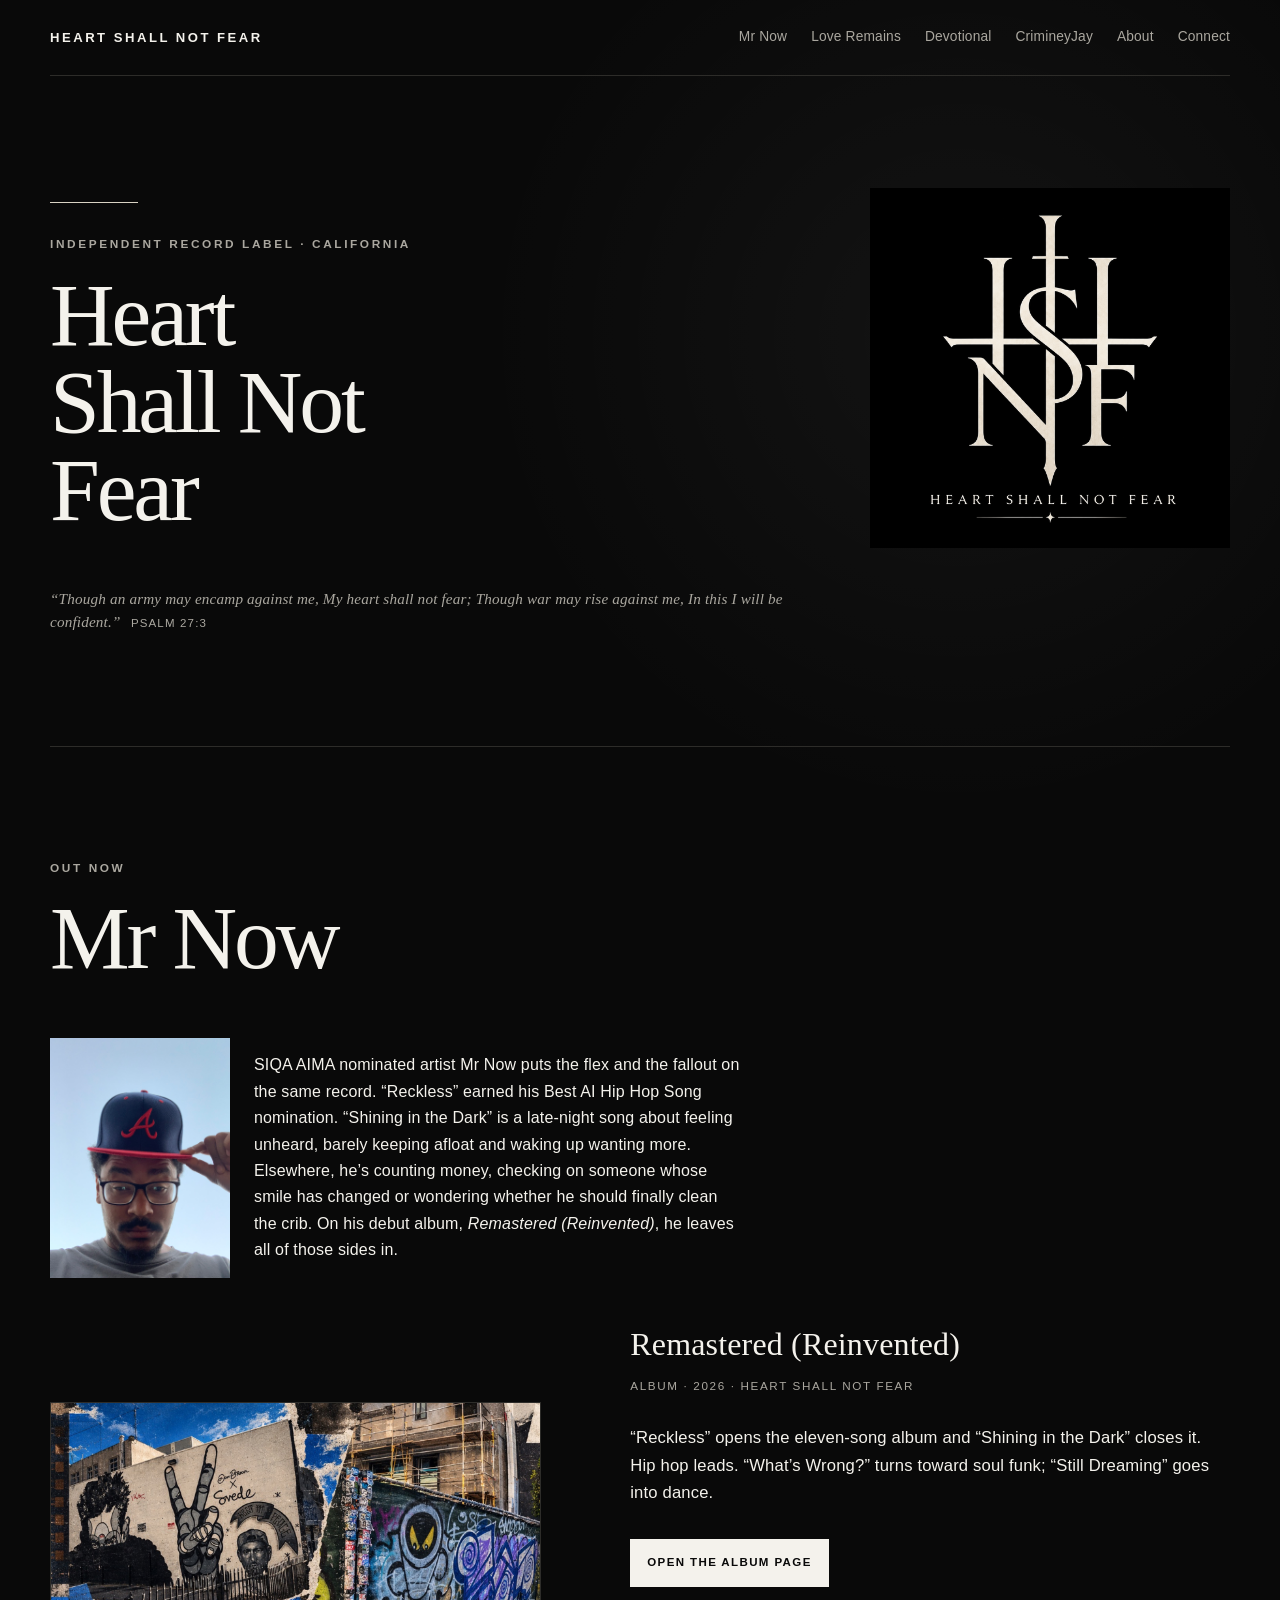
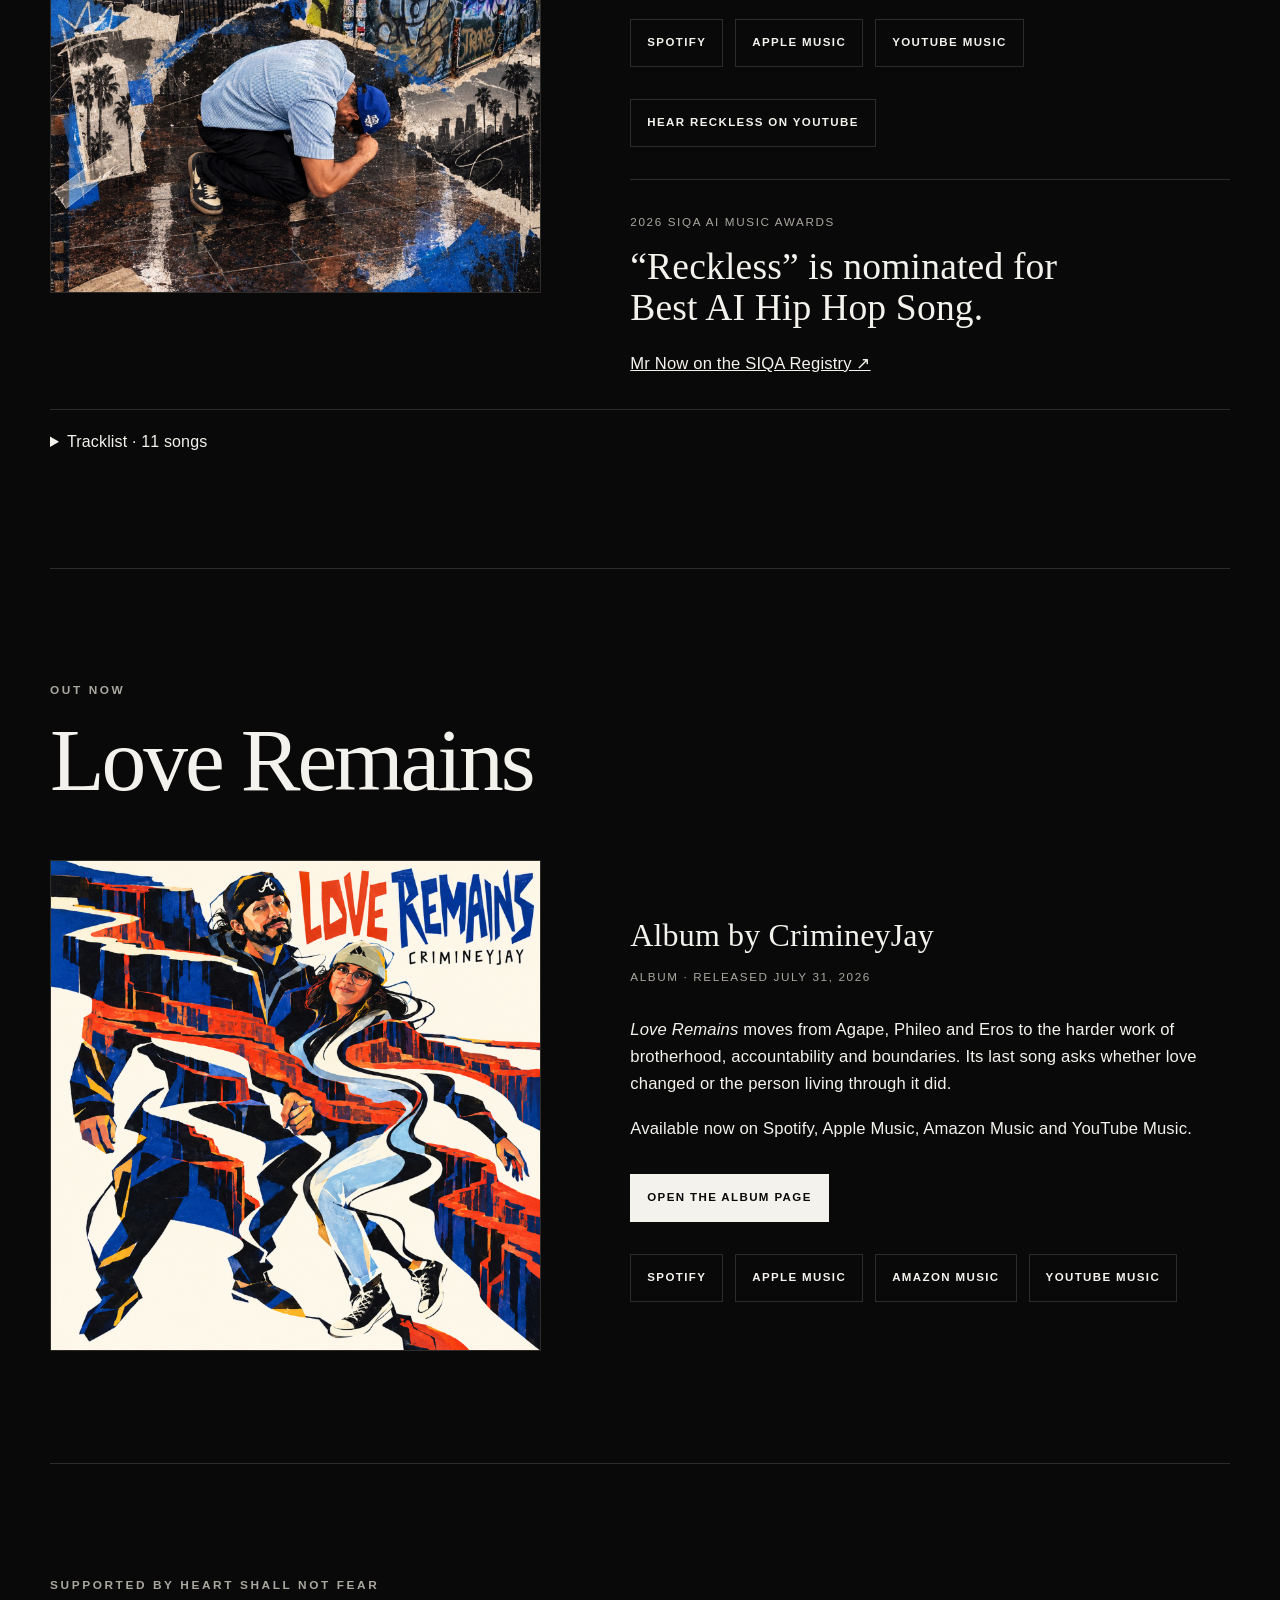
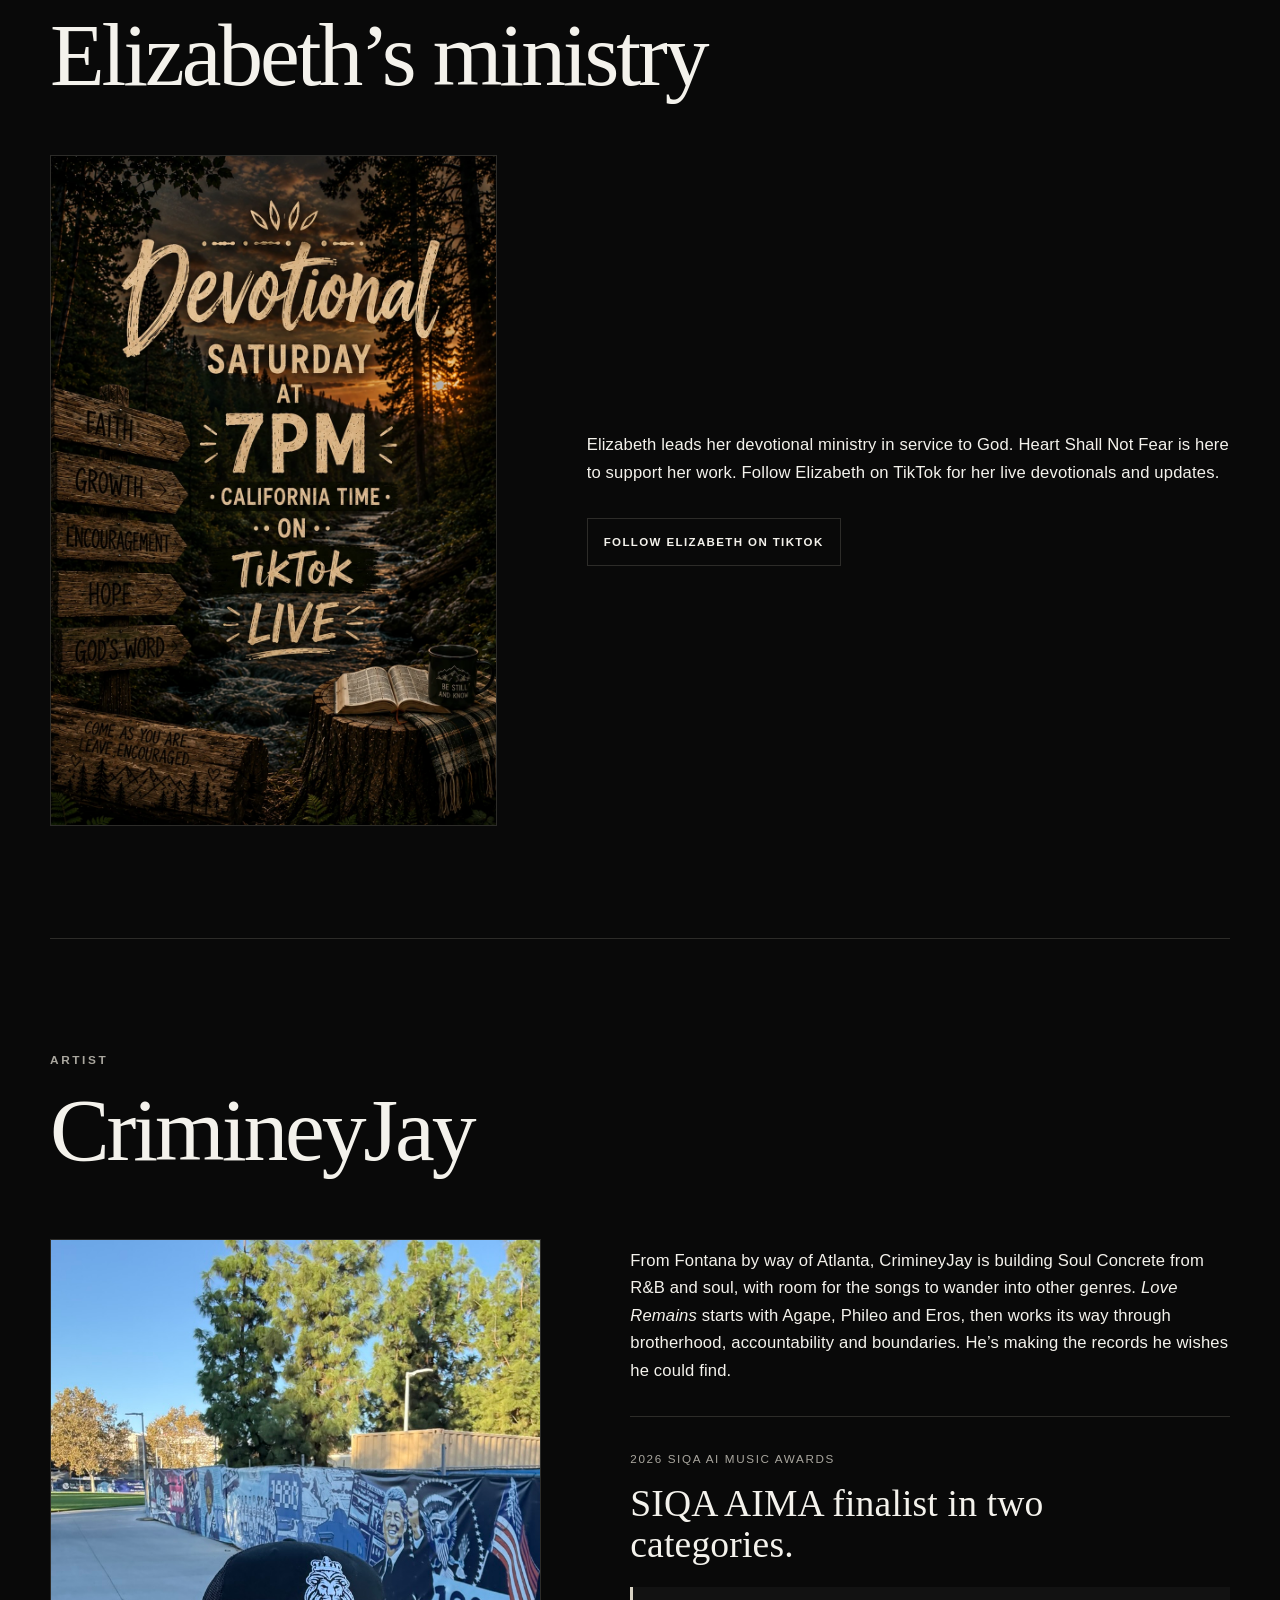
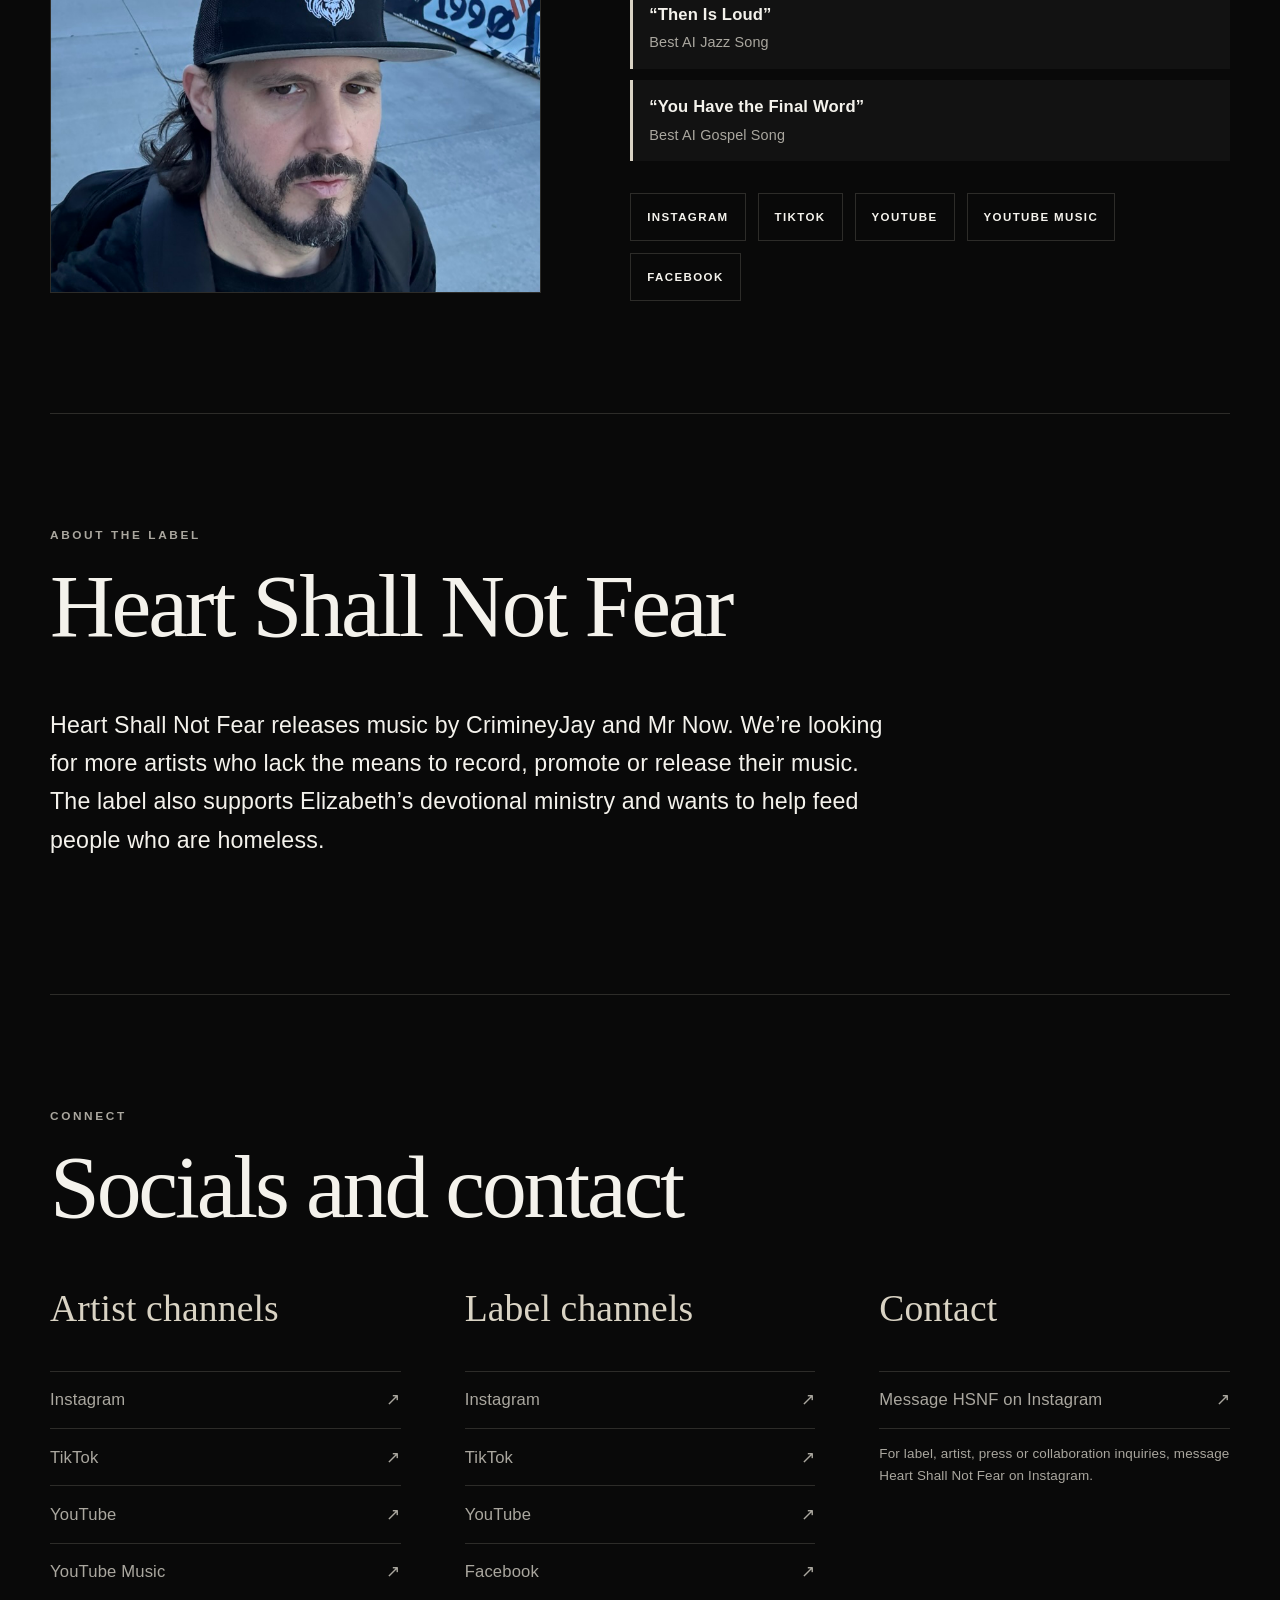
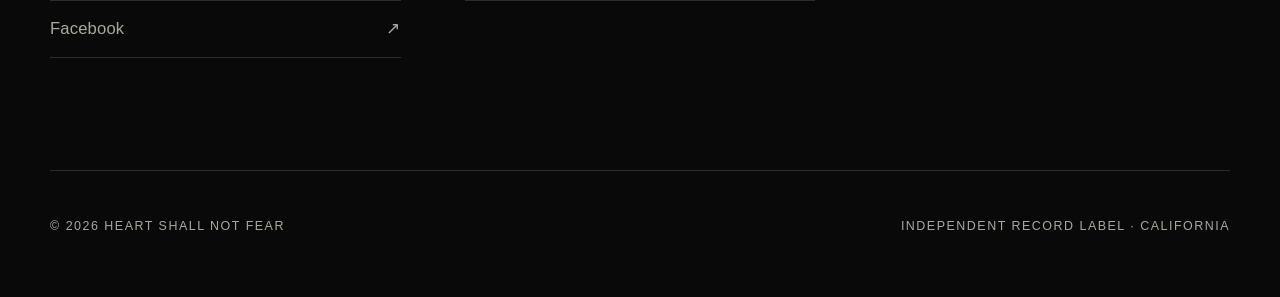
<file: index.html>
<!doctype html>
<html lang="en">
<head>
  <meta charset="utf-8">
  <meta name="viewport" content="width=device-width, initial-scale=1">
  <title>Heart Shall Not Fear</title>
  <meta name="description" content="Heart Shall Not Fear releases music by CrimineyJay and Mr Now, supports Elizabeth’s devotional ministry and seeks artists who lack the resources to record, promote or release music.">
  <meta name="theme-color" content="#090909">

  <meta property="og:title" content="Heart Shall Not Fear">
  <meta property="og:description" content="Music by CrimineyJay and Mr Now, Elizabeth’s devotional ministry and HSNF’s search for artists who need the means to record and release.">
  <meta property="og:type" content="website">
  <meta property="og:url" content="https://heartshallnotfear.com/">
  <meta property="og:image" content="https://heartshallnotfear.com/assets/hsnf-social-logo-2026-09-28.png">
  <link rel="canonical" href="https://heartshallnotfear.com/">

  <link rel="icon" href="assets/hsnf-favicon.svg" type="image/svg+xml">
  <link rel="stylesheet" href="styles.css">
  <script defer src="config.js"></script>
  <script defer src="script.js?v=20261019-mrnow-stream-links"></script>
  <script defer src="analytics.js"></script>
</head>

<body>
  <a class="skip-link" href="#main">Skip to content</a>

  <header class="site-header">
    <a class="wordmark" href="#top" aria-label="Heart Shall Not Fear home">
      <span>HEART SHALL NOT FEAR</span>
    </a>

    <button class="menu-button" type="button" aria-expanded="false" aria-controls="site-nav">
      Menu
    </button>

    <nav id="site-nav" class="site-nav" aria-label="Primary navigation">
      <a href="#mr-now" data-hsnf-event="nav-mr-now" data-hsnf-title="Navigate to Mr Now">Mr Now</a>
      <a href="#release" data-hsnf-event="nav-love-remains" data-hsnf-title="Navigate to Love Remains">Love Remains</a>
      <a href="#devotional" data-hsnf-event="nav-devotional" data-hsnf-title="Navigate to Elizabeth's ministry">Devotional</a>
      <a href="#artist" data-hsnf-event="nav-crimineyjay" data-hsnf-title="Navigate to CrimineyJay">CrimineyJay</a>
      <a href="#about" data-hsnf-event="nav-about" data-hsnf-title="Navigate to About">About</a>
      <a href="#connect" data-hsnf-event="nav-connect" data-hsnf-title="Navigate to Connect">Connect</a>
    </nav>
  </header>

  <main id="main">
    <section id="top" class="hero section" aria-labelledby="home-title">
      <div class="hero-grid">
        <div class="hero-text">
          <div class="hero-rule" aria-hidden="true"></div>
          <p class="eyebrow">Independent record label · California</p>
          <h1 id="home-title">Heart Shall Not Fear</h1>
        </div>
        <div class="hero-logo-frame">
          <img src="assets/hsnf-social-logo-2026-09-28.png" alt="Heart Shall Not Fear monogram logo" width="1254" height="1254">
        </div>
      </div>
      <p class="scripture">“Though an army may encamp against me, My heart shall not fear; Though war may rise against me, In this I will be confident.” <span>Psalm 27:3</span></p>
    </section>

    <section id="mr-now" class="section artist-section">
      <div class="section-heading">
        <p class="eyebrow">Out now</p>
        <h2>Mr Now</h2>
      </div>

      <div class="mr-now-intro">
        <img src="assets/mr-now-approved-portrait-2026-10-12.jpeg" alt="Mr Now wearing glasses and holding the brim of his Atlanta cap" width="1536" height="2048" loading="lazy">
        <p>SIQA AIMA nominated artist Mr Now puts the flex and the fallout on the same record. “Reckless” earned his Best AI Hip Hop Song nomination. “Shining in the Dark” is a late-night song about feeling unheard, barely keeping afloat and waking up wanting more. Elsewhere, he’s counting money, checking on someone whose smile has changed or wondering whether he should finally clean the crib. On his debut album, <em>Remastered (Reinvented)</em>, he leaves all of those sides in.</p>
      </div>

      <div class="release-grid">
        <div class="cover-frame">
          <img src="assets/mr-now-remastered-reinvented-cover-2026-10-12.jpg?v=fab9deb" alt="Remastered (Reinvented) album cover by Mr Now" width="3000" height="3000" loading="lazy">
        </div>
        <div class="release-copy">
          <p class="release-artist">Remastered (Reinvented)</p>
          <p class="release-date">Album · 2026 · Heart Shall Not Fear</p>
          <p>“Reckless” opens the eleven-song album and “Shining in the Dark” closes it. Hip hop leads. “What’s Wrong?” turns toward soul funk; “Still Dreaming” goes into dance.</p>
          <div class="button-row">
            <a class="button button-primary" href="mr-now/remastered-reinvented/" data-hsnf-event="home-open-mr-now-album" data-hsnf-title="Open Mr Now album page">Open the album page</a>
          </div>
          <div id="mr-now-links" class="button-row" aria-label="Listen to Remastered (Reinvented) by Mr Now">
            <a class="button button-secondary" href="https://open.spotify.com/album/3C42pKI03yCKorp6E2WyoE" target="_blank" rel="noopener noreferrer">Spotify</a>
            <a class="button button-secondary" href="https://music.apple.com/us/album/remastered-reinvented/6822891496" target="_blank" rel="noopener noreferrer">Apple Music</a>
            <a class="button button-secondary" href="https://music.youtube.com/browse/MPREb_aiKlxy5X3RX" target="_blank" rel="noopener noreferrer">YouTube Music</a>
          </div>
          <div class="button-row" aria-label="Mr Now video links">
            <a class="button button-secondary" href="https://youtu.be/h9DU2gDHVaE" target="_blank" rel="noopener noreferrer">Hear Reckless on YouTube</a>
          </div>
          <div class="award-note">
            <p class="release-date">2026 SIQA AI Music Awards</p>
            <h3>“Reckless” is nominated for Best AI Hip Hop Song.</h3>
            <a href="https://registry.thesiqa.com/artists/mr-now" target="_blank" rel="noopener noreferrer">Mr Now on the SIQA Registry ↗</a>
          </div>
        </div>
      </div>

      <details class="mr-now-tracklist">
        <summary>Tracklist · 11 songs</summary>
        <ol>
          <li>Reckless</li>
          <li>Need to Flip</li>
          <li>Swerve</li>
          <li>What’s Wrong?</li>
          <li>Might Clean the Crib</li>
          <li>Mister Bag</li>
          <li>Big Mack</li>
          <li>Heavy Metal Vibes</li>
          <li>Bees Knees</li>
          <li>Still Dreaming</li>
          <li>Shining in the Dark</li>
        </ol>
      </details>
    </section>

    <section id="release" class="section release-section">
      <div class="section-heading">
        <p class="eyebrow">Out now</p>
        <h2>Love Remains</h2>
      </div>

      <div class="release-grid">
        <div class="cover-frame">
          <img src="assets/love-remains-approved-cover-2026-10-12.jpeg?v=fab9deb" alt="Love Remains album artwork" width="3000" height="3000" loading="lazy">
        </div>

        <div class="release-copy">
          <p class="release-artist">Album by CrimineyJay</p>
          <p class="release-date">Album · Released July 31, 2026</p>
          <p>
            <em>Love Remains</em> moves from Agape, Phileo and Eros to the harder work of brotherhood, accountability and boundaries. Its last song asks whether love changed or the person living through it did.
          </p>
          <p>
            Available now on Spotify, Apple Music, Amazon Music and YouTube Music.
          </p>
          <div class="button-row">
            <a class="button button-primary" href="crimineyjay/love-remains/" data-hsnf-event="home-open-love-remains-album" data-hsnf-title="Open Love Remains album page">Open the album page</a>
          </div>
          <div id="release-links" class="button-row" aria-label="Release links"></div>
        </div>
      </div>
    </section>

    <section id="devotional" class="section devotional-section">
      <div class="section-heading">
        <p class="eyebrow">Supported by Heart Shall Not Fear</p>
        <h2>Elizabeth’s ministry</h2>
      </div>

      <div class="devotional-grid">
        <div class="devotional-poster">
          <img
            src="assets/elizabeth-devotional-general-2026-08-22.webp"
            alt="Promotional poster for Elizabeth's TikTok Live devotional"
          >
        </div>

        <div class="devotional-copy">
          <p>Elizabeth leads her devotional ministry in service to God. Heart Shall Not Fear is here to support her work. Follow Elizabeth on TikTok for her live devotionals and updates.</p>
          <div id="devotional-link" class="button-row" aria-label="Elizabeth TikTok link"></div>
        </div>
      </div>
    </section>

    <section id="artist" class="section artist-section">
      <div class="section-heading">
        <p class="eyebrow">Artist</p>
        <h2>CrimineyJay</h2>
      </div>

      <div class="artist-grid">
        <div class="portrait-frame">
          <img src="assets/crimineyjay-approved-portrait-2026-10-12.jpeg" alt="CrimineyJay wearing a black cap outdoors" width="768" height="1024" loading="lazy">
        </div>

        <div class="artist-copy">
          <p>From Fontana by way of Atlanta, CrimineyJay is building Soul Concrete from R&amp;B and soul, with room for the songs to wander into other genres. <em>Love Remains</em> starts with Agape, Phileo and Eros, then works its way through brotherhood, accountability and boundaries. He’s making the records he wishes he could find.</p>
          <div class="award-note">
            <p class="release-date">2026 SIQA AI Music Awards</p>
            <h3>SIQA AIMA finalist in two categories.</h3>
            <div class="award-list" aria-label="CrimineyJay 2026 SIQA AIMA finalist entries">
              <p><strong>“Then Is Loud”</strong><span>Best AI Jazz Song</span></p>
              <p><strong>“You Have the Final Word”</strong><span>Best AI Gospel Song</span></p>
            </div>
          </div>
          <div id="artist-links" class="button-row" aria-label="CrimineyJay links"></div>
        </div>
      </div>
    </section>

    <section id="about" class="section about-section">
      <div class="section-heading">
        <p class="eyebrow">About the label</p>
        <h2>Heart Shall Not Fear</h2>
      </div>

      <div class="about-copy">
        <p>Heart Shall Not Fear releases music by CrimineyJay and Mr Now. We’re looking for more artists who lack the means to record, promote or release their music. The label also supports Elizabeth’s devotional ministry and wants to help feed people who are homeless.</p>
      </div>
    </section>

    <section id="connect" class="section connect-section">
      <div class="section-heading">
        <p class="eyebrow">Connect</p>
        <h2>Socials and contact</h2>
      </div>

      <div class="connect-grid">
        <div>
          <p class="lead">Artist channels</p>
          <div id="artist-socials" class="link-list"></div>
        </div>

        <div>
          <p class="lead">Label channels</p>
          <div id="label-socials" class="link-list"></div>
        </div>

        <div>
          <p class="lead">Contact</p>
          <div id="contact-link" class="link-list"></div>
          <p class="small-copy">For label, artist, press or collaboration inquiries, message Heart Shall Not Fear on Instagram.</p>
        </div>
      </div>
    </section>
  </main>

  <footer class="site-footer">
    <p>© <span id="year"></span> Heart Shall Not Fear</p>
    <p>Independent record label · California</p>
  </footer>
</body>
</html>
</file>
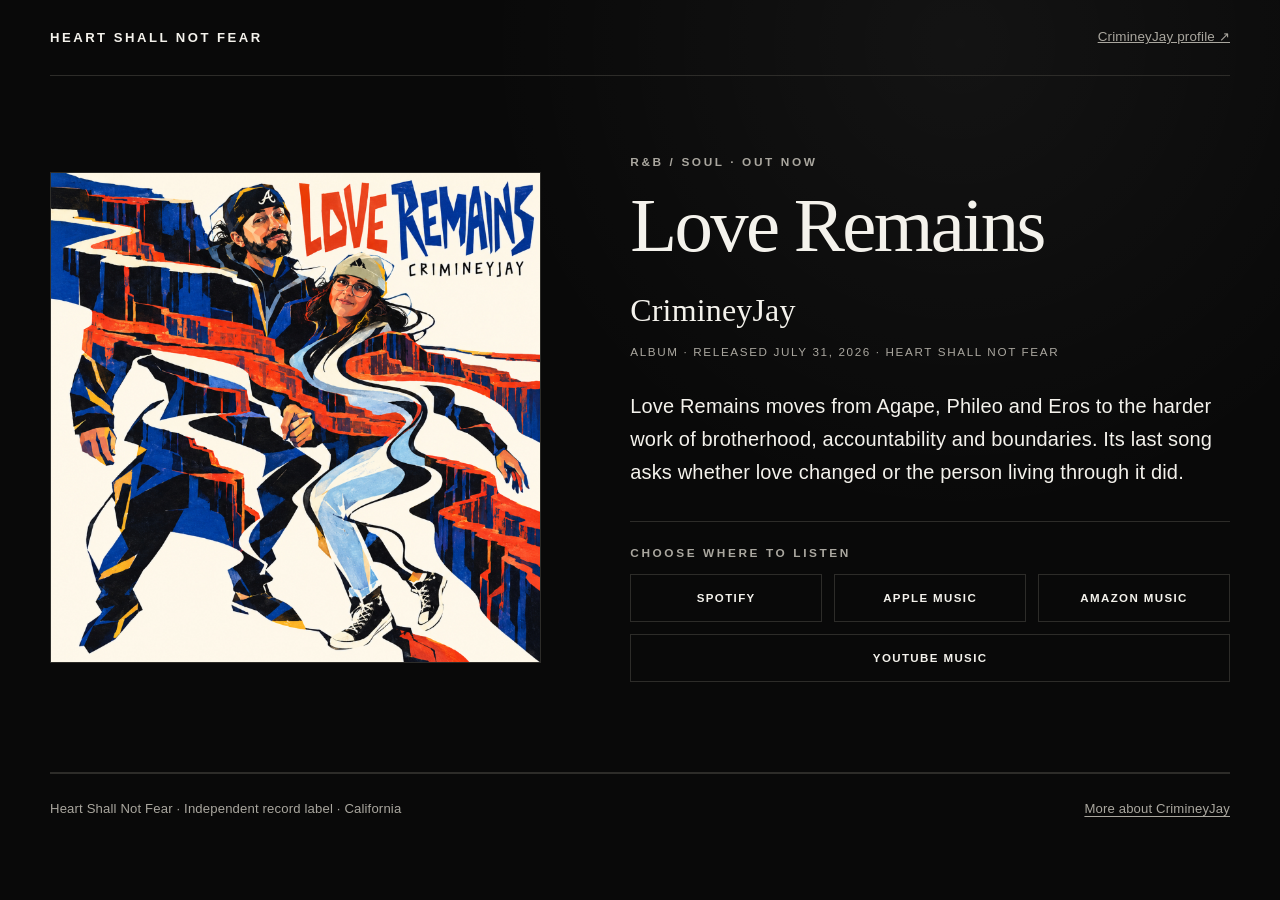
<file: crimineyjay/love-remains/index.html>
<!doctype html>
<html lang="en">
<head>
  <meta charset="utf-8">
  <meta name="viewport" content="width=device-width, initial-scale=1">
  <title>Love Remains by CrimineyJay | Heart Shall Not Fear</title>
  <meta name="description" content="Love Remains, the R&B and soul album by CrimineyJay, is out now through Heart Shall Not Fear. Choose Spotify, Apple Music, Amazon Music or YouTube Music.">
  <meta name="theme-color" content="#090909">
  <meta property="og:title" content="Love Remains by CrimineyJay">
  <meta property="og:description" content="Love Remains moves from Agape, Phileo and Eros to brotherhood, accountability and boundaries.">
  <meta property="og:type" content="music.album">
  <meta property="og:url" content="https://heartshallnotfear.com/crimineyjay/love-remains/">
  <meta property="og:image" content="https://heartshallnotfear.com/assets/love-remains-approved-cover-2026-10-12.jpeg">
  <meta name="twitter:card" content="summary_large_image">
  <link rel="canonical" href="https://heartshallnotfear.com/crimineyjay/love-remains/">
  <link rel="icon" href="../../assets/hsnf-favicon.svg" type="image/svg+xml">
  <link rel="stylesheet" href="../../styles.css">
  <script defer src="../../config.js"></script>
  <script defer src="../../script.js?v=20261019-mrnow-stream-links"></script>
  <script defer src="../../analytics.js"></script>
</head>
<body>
  <a class="skip-link" href="#main">Skip to content</a>
  <header class="site-header">
    <a class="wordmark" href="../../index.html#top" aria-label="Heart Shall Not Fear home">
      <span>HEART SHALL NOT FEAR</span>
    </a>
    <a class="small-copy" href="../../index.html#artist">CrimineyJay profile ↗</a>
  </header>

  <main id="main">
    <section class="album-landing section" aria-labelledby="album-title">
      <div class="album-landing-grid">
        <div class="album-landing-copy">
          <p class="eyebrow">R&amp;B / Soul · Out now</p>
          <h1 id="album-title">Love Remains</h1>
          <p class="release-artist">CrimineyJay</p>
          <p class="release-date">Album · Released July 31, 2026 · Heart Shall Not Fear</p>
          <p class="album-description">Love Remains moves from Agape, Phileo and Eros to the harder work of brotherhood, accountability and boundaries. Its last song asks whether love changed or the person living through it did.</p>

          <div class="album-platforms">
            <p class="eyebrow">Choose where to listen</p>
            <div id="release-links" class="button-row" aria-label="Streaming services for Love Remains"></div>
          </div>
        </div>

        <div class="album-landing-art">
          <img
            src="../../assets/love-remains-approved-cover-2026-10-12.jpeg?v=fab9deb"
            alt="Love Remains album cover by CrimineyJay"
            width="3000"
            height="3000"
            fetchpriority="high"
          >
        </div>
      </div>
    </section>
  </main>

  <footer class="album-page-footer">
    <p>Heart Shall Not Fear · Independent record label · California</p>
    <a href="../../index.html#artist">More about CrimineyJay</a>
  </footer>
</body>
</html>
</file>
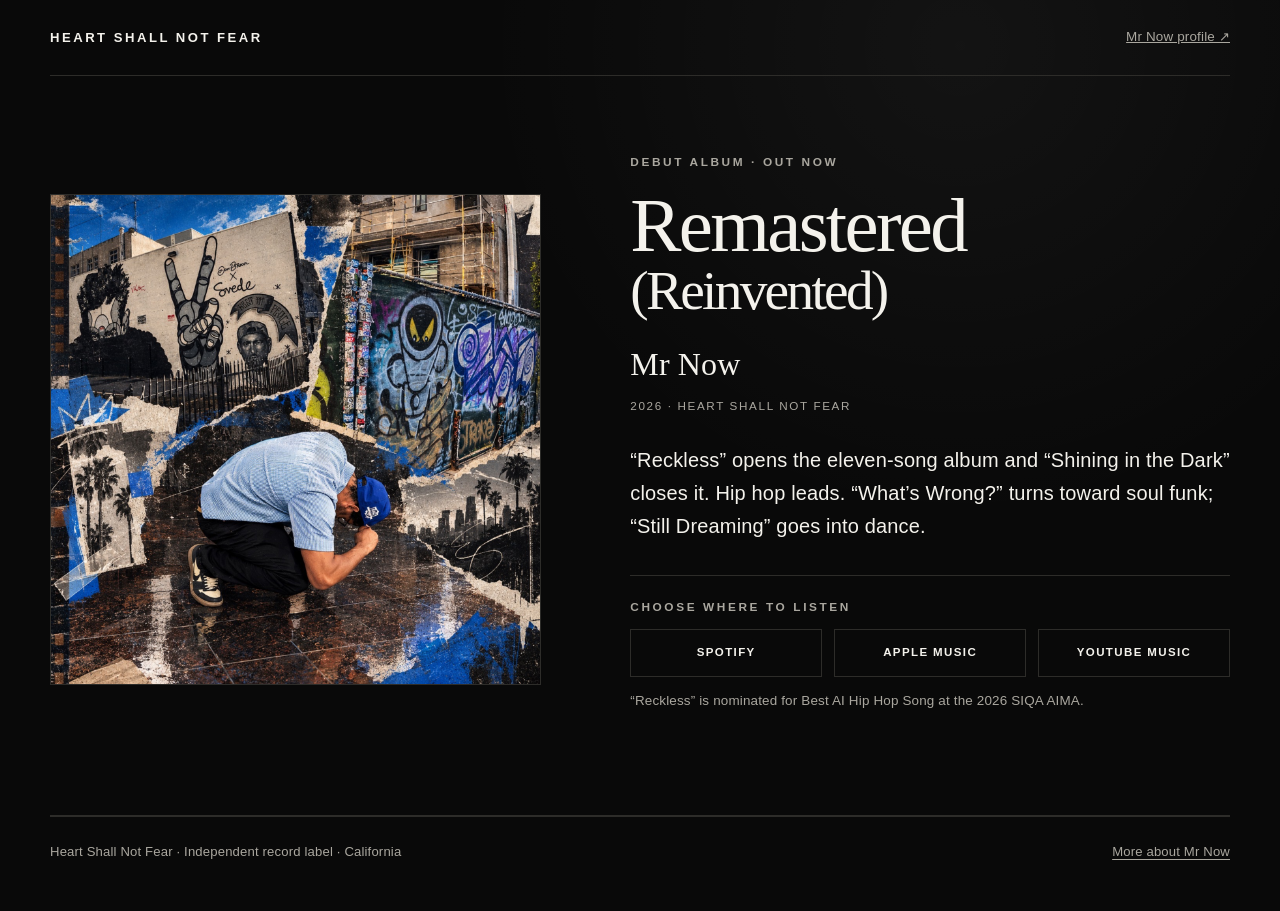
<file: mr-now/remastered-reinvented/index.html>
<!doctype html>
<html lang="en">
<head>
  <meta charset="utf-8">
  <meta name="viewport" content="width=device-width, initial-scale=1">
  <title>Remastered (Reinvented) by Mr Now | Heart Shall Not Fear</title>
  <meta name="description" content="Mr Now’s debut album, Remastered (Reinvented), is out now through Heart Shall Not Fear. Choose Spotify, Apple Music or YouTube Music.">
  <meta name="theme-color" content="#090909">
  <meta property="og:title" content="Remastered (Reinvented) by Mr Now">
  <meta property="og:description" content="Mr Now’s debut album is out now through Heart Shall Not Fear. Choose where to listen.">
  <meta property="og:type" content="music.album">
  <meta property="og:url" content="https://heartshallnotfear.com/mr-now/remastered-reinvented/">
  <meta property="og:image" content="https://heartshallnotfear.com/assets/mr-now-remastered-reinvented-cover-2026-10-12.jpg">
  <meta name="twitter:card" content="summary_large_image">
  <link rel="canonical" href="https://heartshallnotfear.com/mr-now/remastered-reinvented/">
  <link rel="icon" href="../../assets/hsnf-favicon.svg" type="image/svg+xml">
  <link rel="stylesheet" href="../../styles.css">
  <script defer src="../../config.js"></script>
  <script defer src="../../script.js?v=20261019-mrnow-stream-links"></script>
  <script defer src="../../analytics.js"></script>
</head>
<body>
  <a class="skip-link" href="#main">Skip to content</a>
  <header class="site-header">
    <a class="wordmark" href="../../index.html#top" aria-label="Heart Shall Not Fear home">
      <span>HEART SHALL NOT FEAR</span>
    </a>
    <a class="small-copy" href="../../index.html#mr-now">Mr Now profile ↗</a>
  </header>

  <main id="main">
    <section class="album-landing section" aria-labelledby="album-title">
      <div class="album-landing-grid">
        <div class="album-landing-copy">
          <p class="eyebrow">Debut album · Out now</p>
          <h1 id="album-title">Remastered <span>(Reinvented)</span></h1>
          <p class="release-artist">Mr Now</p>
          <p class="release-date">2026 · Heart Shall Not Fear</p>
          <p class="album-description">“Reckless” opens the eleven-song album and “Shining in the Dark” closes it. Hip hop leads. “What’s Wrong?” turns toward soul funk; “Still Dreaming” goes into dance.</p>

          <div class="album-platforms">
            <p class="eyebrow">Choose where to listen</p>
            <div id="mr-now-links" class="button-row" aria-label="Streaming services for Remastered (Reinvented)"></div>
          </div>

          <p class="small-copy">“Reckless” is nominated for Best AI Hip Hop Song at the 2026 SIQA AIMA.</p>
        </div>

        <div class="album-landing-art">
          <img
            src="../../assets/mr-now-remastered-reinvented-cover-2026-10-12.jpg?v=fab9deb"
            alt="Remastered (Reinvented), the debut album by Mr Now"
            width="3000"
            height="3000"
            fetchpriority="high"
          >
        </div>
      </div>
    </section>
  </main>

  <footer class="album-page-footer">
    <p>Heart Shall Not Fear · Independent record label · California</p>
    <a href="../../index.html#mr-now">More about Mr Now</a>
  </footer>
</body>
</html>
</file>
<file: styles.css>
:root {
  --bg: #090909;
  --surface: #121212;
  --surface-2: #181818;
  --text: #f4f2ec;
  --muted: #aaa79f;
  --line: #2d2c29;
  --accent: #d9d3c4;
  --max: 1180px;
  --radius: 2px;
}

* { box-sizing: border-box; }

html {
  scroll-behavior: smooth;
  background: var(--bg);
}

body {
  margin: 0;
  background:
    radial-gradient(circle at 75% 5%, rgba(255,255,255,.045), transparent 30rem),
    var(--bg);
  color: var(--text);
  font-family: Inter, ui-sans-serif, -apple-system, BlinkMacSystemFont, "Segoe UI", sans-serif;
  line-height: 1.65;
  letter-spacing: .01em;
}

img {
  display: block;
  max-width: 100%;
}

a {
  color: inherit;
}

.skip-link {
  position: absolute;
  left: -9999px;
  top: 0;
}

.skip-link:focus {
  left: 1rem;
  top: 1rem;
  z-index: 999;
  background: white;
  color: black;
  padding: .75rem 1rem;
}

.site-header {
  width: min(calc(100% - 2rem), var(--max));
  margin: 0 auto;
  min-height: 76px;
  display: flex;
  align-items: center;
  justify-content: space-between;
  border-bottom: 1px solid var(--line);
}

.wordmark {
  text-decoration: none;
  font-size: .82rem;
  font-weight: 750;
  letter-spacing: .19em;
}

.hero {
  min-height: 500px;
  display: flex;
  flex-direction: column;
  justify-content: center;
}

.hero-grid {
  display: grid;
  grid-template-columns: minmax(0, 1.45fr) minmax(220px, .75fr);
  gap: clamp(2rem, 6vw, 6rem);
  align-items: center;
}

.hero h1 {
  max-width: 8ch;
  font-size: clamp(3.5rem, 7vw, 6.8rem);
}

.hero-logo-frame {
  width: 100%;
  max-width: 360px;
  margin-left: auto;
}

.hero-logo-frame img {
  width: 100%;
  height: auto;
}

.hero-rule {
  width: 88px;
  height: 1px;
  margin-bottom: 2rem;
  background: var(--accent);
}

.site-nav {
  display: flex;
  gap: 1.5rem;
}

.site-nav a {
  color: var(--muted);
  text-decoration: none;
  font-size: .86rem;
}

.site-nav a:hover,
.site-nav a:focus {
  color: var(--text);
}

.menu-button {
  display: none;
  background: transparent;
  color: var(--text);
  border: 1px solid var(--line);
  padding: .55rem .75rem;
}

.ballot-alert {
  width: min(calc(100% - 2rem), var(--max));
  margin: 1rem auto 0;
  padding: .9rem 1.1rem;
  display: flex;
  flex-wrap: wrap;
  align-items: center;
  gap: .5rem 1.25rem;
  border: 1px solid var(--accent);
  background: var(--surface-2);
  font-size: .9rem;
}

.ballot-alert p {
  flex: 1 1 490px;
  margin: 0;
}

.ballot-alert a {
  white-space: nowrap;
  text-underline-offset: .22em;
}

.section {
  width: min(calc(100% - 2rem), var(--max));
  margin: 0 auto;
  padding: 7rem 0;
  border-bottom: 1px solid var(--line);
}

.eyebrow {
  color: var(--muted);
  text-transform: uppercase;
  font-size: .74rem;
  font-weight: 700;
  letter-spacing: .22em;
  margin: 0 0 1rem;
}

h1, h2 {
  font-family: Georgia, "Times New Roman", serif;
  font-weight: 400;
  letter-spacing: -.035em;
  line-height: .98;
  margin: 0;
}

h1 {
  max-width: 850px;
  font-size: clamp(4rem, 11vw, 9rem);
}

h2 {
  font-size: clamp(3rem, 7vw, 6.4rem);
}

.button-row {
  display: flex;
  flex-wrap: wrap;
  gap: .75rem;
  margin-top: 2rem;
}

.button {
  display: inline-flex;
  min-height: 48px;
  align-items: center;
  justify-content: center;
  padding: .75rem 1rem;
  text-decoration: none;
  text-transform: uppercase;
  letter-spacing: .12em;
  font-size: .72rem;
  font-weight: 750;
  border: 1px solid var(--line);
}

.button-primary {
  background: var(--text);
  color: var(--bg);
  border-color: var(--text);
}

.button-secondary {
  background: transparent;
  color: var(--text);
}

.button:hover,
.button:focus {
  transform: translateY(-1px);
}

.scripture {
  max-width: 780px;
  margin: auto 0 0;
  padding-top: 2.5rem;
  color: var(--muted);
  font-family: Georgia, "Times New Roman", serif;
  font-style: italic;
  font-size: .95rem;
  line-height: 1.5;
}

.scripture span {
  font-family: Inter, ui-sans-serif, sans-serif;
  font-style: normal;
  font-size: .72rem;
  letter-spacing: .1em;
  text-transform: uppercase;
  margin-left: .4rem;
}

.album-landing {
  padding-top: clamp(2.5rem, 6vw, 5rem);
  padding-bottom: clamp(3rem, 7vw, 6rem);
}

.album-landing-grid {
  display: grid;
  grid-template-columns: minmax(280px, .9fr) minmax(0, 1.1fr);
  grid-template-areas: "art copy";
  gap: clamp(2rem, 7vw, 6rem);
  align-items: center;
}

.album-landing-art {
  grid-area: art;
  aspect-ratio: 1;
  border: 1px solid var(--line);
  background: var(--surface);
}

.album-landing-art img {
  width: 100%;
  height: 100%;
  object-fit: cover;
}

.album-landing-copy {
  grid-area: copy;
  max-width: 660px;
}

.album-landing h1 {
  max-width: 14ch;
  font-size: clamp(2.9rem, 6vw, 5.4rem);
  line-height: .98;
}

.album-landing h1 span {
  display: block;
  font-size: .72em;
}

.album-landing .release-artist {
  margin-top: 1.25rem;
}

.album-description {
  max-width: 58ch;
  font-size: clamp(1.05rem, 1.6vw, 1.25rem);
}

.album-platforms {
  margin-top: 2rem;
  padding-top: 1.35rem;
  border-top: 1px solid var(--line);
}

.album-platforms .eyebrow {
  margin-bottom: .7rem;
}

.album-platforms .button-row {
  margin-top: 0;
}

.album-platforms .button {
  flex: 1 1 145px;
}

.album-page-footer {
  width: min(calc(100% - 2rem), var(--max));
  margin: 0 auto;
  padding: 1.5rem 0 3rem;
  display: flex;
  justify-content: space-between;
  align-items: center;
  gap: 1rem;
  color: var(--muted);
  border-top: 1px solid var(--line);
  font-size: .82rem;
}

.album-page-footer p {
  margin: 0;
}

.album-page-footer a {
  text-underline-offset: .2em;
}

.album-page-footer a:focus-visible,
.button:focus-visible,
.site-nav a:focus-visible,
.wordmark:focus-visible,
.skip-link:focus-visible,
summary:focus-visible {
  outline: 2px solid var(--accent);
  outline-offset: 3px;
}

.section-heading {
  margin-bottom: 3.5rem;
}

.release-grid,
.artist-grid {
  display: grid;
  grid-template-columns: minmax(260px, .9fr) minmax(300px, 1.1fr);
  gap: clamp(2rem, 7vw, 7rem);
  align-items: center;
}

.cover-frame,
.portrait-frame {
  border: 1px solid var(--line);
  background: var(--surface);
}

.cover-frame {
  aspect-ratio: 1;
}

.cover-frame img,
.portrait-frame img {
  width: 100%;
  height: 100%;
  object-fit: cover;
}

.portrait-frame {
  aspect-ratio: 3 / 4;
}

.release-copy,
.artist-copy,
.devotional-copy,
.about-grid,
.connect-grid {
  font-size: 1.04rem;
}

.release-artist {
  margin: 0;
  font-family: Georgia, "Times New Roman", serif;
  font-size: 2rem;
}

.release-date {
  margin: .35rem 0 1.8rem;
  color: var(--muted);
  text-transform: uppercase;
  letter-spacing: .14em;
  font-size: .73rem;
}

.mr-now-intro {
  display: flex;
  gap: 1.5rem;
  align-items: center;
  margin-bottom: 2.5rem;
}
.mr-now-intro img { width: 180px; flex-shrink: 0; height: auto; }
.mr-now-intro p { max-width: 55ch; margin: 0; }
@media (max-width: 500px) {
  .mr-now-intro { flex-direction: column; align-items: flex-start; }
}

.mr-now-tracklist {
  margin-top: 2rem;
  border-top: 1px solid var(--line);
  padding-top: 1.2rem;
  color: var(--muted);
}

.mr-now-tracklist summary { cursor: pointer; color: var(--text); }
.mr-now-tracklist ol { padding-left: 1.5rem; }
.mr-now-tracklist li { padding: .15rem 0; }

.award-note {
  border-top: 1px solid var(--line);
  margin-top: 2rem;
  padding-top: 2rem;
}

.award-note .release-date {
  margin-top: 0;
  margin-bottom: 1rem;
}

.award-note h3 {
  margin: 0 0 1.35rem;
  max-width: 24ch;
  font-family: Georgia, "Times New Roman", serif;
  font-size: clamp(1.55rem, 3vw, 2.35rem);
  font-weight: 400;
  line-height: 1.08;
}

.award-list {
  display: grid;
  gap: .7rem;
  margin: 0 0 1.4rem;
}

.award-list p {
  display: grid;
  gap: .2rem;
  margin: 0;
  padding: .85rem 1rem;
  border-left: 3px solid var(--accent);
  background: var(--surface);
}

.award-list span {
  color: var(--muted);
  font-size: .9rem;
}


.devotional-grid {
  display: grid;
  grid-template-columns: minmax(260px, .82fr) minmax(300px, 1.18fr);
  gap: clamp(2rem, 7vw, 7rem);
  align-items: center;
}

.devotional-poster {
  aspect-ratio: 2 / 3;
  border: 1px solid var(--line);
  background: var(--surface);
  overflow: hidden;
}

.devotional-poster img {
  width: 100%;
  height: 100%;
  object-fit: cover;
}

.devotional-copy {
  max-width: 650px;
}

.lead {
  color: var(--accent);
  font-family: Georgia, "Times New Roman", serif;
  font-size: clamp(1.5rem, 3vw, 2.35rem);
  line-height: 1.25;
  margin-top: 0;
}

.about-grid {
  display: grid;
  grid-template-columns: 1fr 1fr;
  gap: clamp(2rem, 7vw, 7rem);
}

.about-copy {
  max-width: 850px;
  font-size: clamp(1.15rem, 2vw, 1.45rem);
}

.values {
  display: grid;
  grid-template-columns: repeat(6, 1fr);
  margin-top: 4rem;
  border-top: 1px solid var(--line);
  border-left: 1px solid var(--line);
}

.values span {
  padding: 1.25rem .8rem;
  text-align: center;
  border-right: 1px solid var(--line);
  border-bottom: 1px solid var(--line);
  color: var(--muted);
  text-transform: uppercase;
  letter-spacing: .13em;
  font-size: .7rem;
}

.connect-grid {
  display: grid;
  grid-template-columns: repeat(3, 1fr);
  gap: clamp(2rem, 5vw, 5rem);
}

.link-list {
  display: flex;
  flex-direction: column;
  border-top: 1px solid var(--line);
}

.link-list a {
  display: flex;
  justify-content: space-between;
  text-decoration: none;
  padding: .9rem 0;
  color: var(--muted);
  border-bottom: 1px solid var(--line);
}

.link-list a::after {
  content: "↗";
}

.link-list a:hover,
.link-list a:focus {
  color: var(--text);
}

.small-copy {
  color: var(--muted);
  font-size: .84rem;
}

.site-footer {
  width: min(calc(100% - 2rem), var(--max));
  margin: 0 auto;
  padding: 2rem 0 3rem;
  display: flex;
  justify-content: space-between;
  gap: 1rem;
  color: var(--muted);
  font-size: .78rem;
  text-transform: uppercase;
  letter-spacing: .12em;
}

@media (max-width: 780px) {
  .site-header {
    position: relative;
  }

  .menu-button {
    display: block;
  }

  .site-nav {
    display: none;
    position: absolute;
    z-index: 10;
    top: 68px;
    left: 0;
    right: 0;
    background: var(--bg);
    border: 1px solid var(--line);
    padding: 1rem;
    flex-direction: column;
  }

  .site-nav.open {
    display: flex;
  }

  .section {
    padding: 5rem 0;
  }

  .hero.section {
    min-height: 0;
    padding: 3rem 0;
  }

  .hero-grid {
    grid-template-columns: minmax(0, 1.4fr) minmax(100px, .7fr);
    gap: 1rem;
  }

  .hero h1 {
    font-size: clamp(2.2rem, 8vw, 3.5rem);
  }

  .hero-logo-frame {
    width: min(100%, 150px);
    margin: 0 auto;
  }

  .hero-rule {
    margin-bottom: 1.2rem;
  }

  .scripture {
    padding-top: 1.75rem;
    font-size: .88rem;
  }

  .release-grid,
  .artist-grid,
  .devotional-grid,
  .about-grid,
  .connect-grid {
    grid-template-columns: 1fr;
  }

  .album-landing-grid {
    grid-template-columns: 1fr;
    grid-template-areas: "copy" "art";
  }

  .album-landing-art {
    width: min(100%, 440px);
    margin: 0 auto;
  }

  .album-landing-copy {
    max-width: none;
    display: flex;
    flex-direction: column;
  }

  .album-landing-copy .album-platforms {
    order: 1;
    margin-top: 1.25rem;
  }

  .album-landing-copy .album-description {
    order: 2;
    margin-top: 1.25rem;
  }

  .album-landing-copy > .small-copy {
    order: 3;
  }

  .album-page-footer {
    align-items: flex-start;
    flex-direction: column;
  }

  .devotional-poster {
    width: min(100%, 480px);
  }

  .values {
    grid-template-columns: repeat(2, 1fr);
  }

  .site-footer {
    flex-direction: column;
  }
}

@media (prefers-reduced-motion: reduce) {
  html { scroll-behavior: auto; }
  *, *::before, *::after { transition: none !important; }
}
</file>
